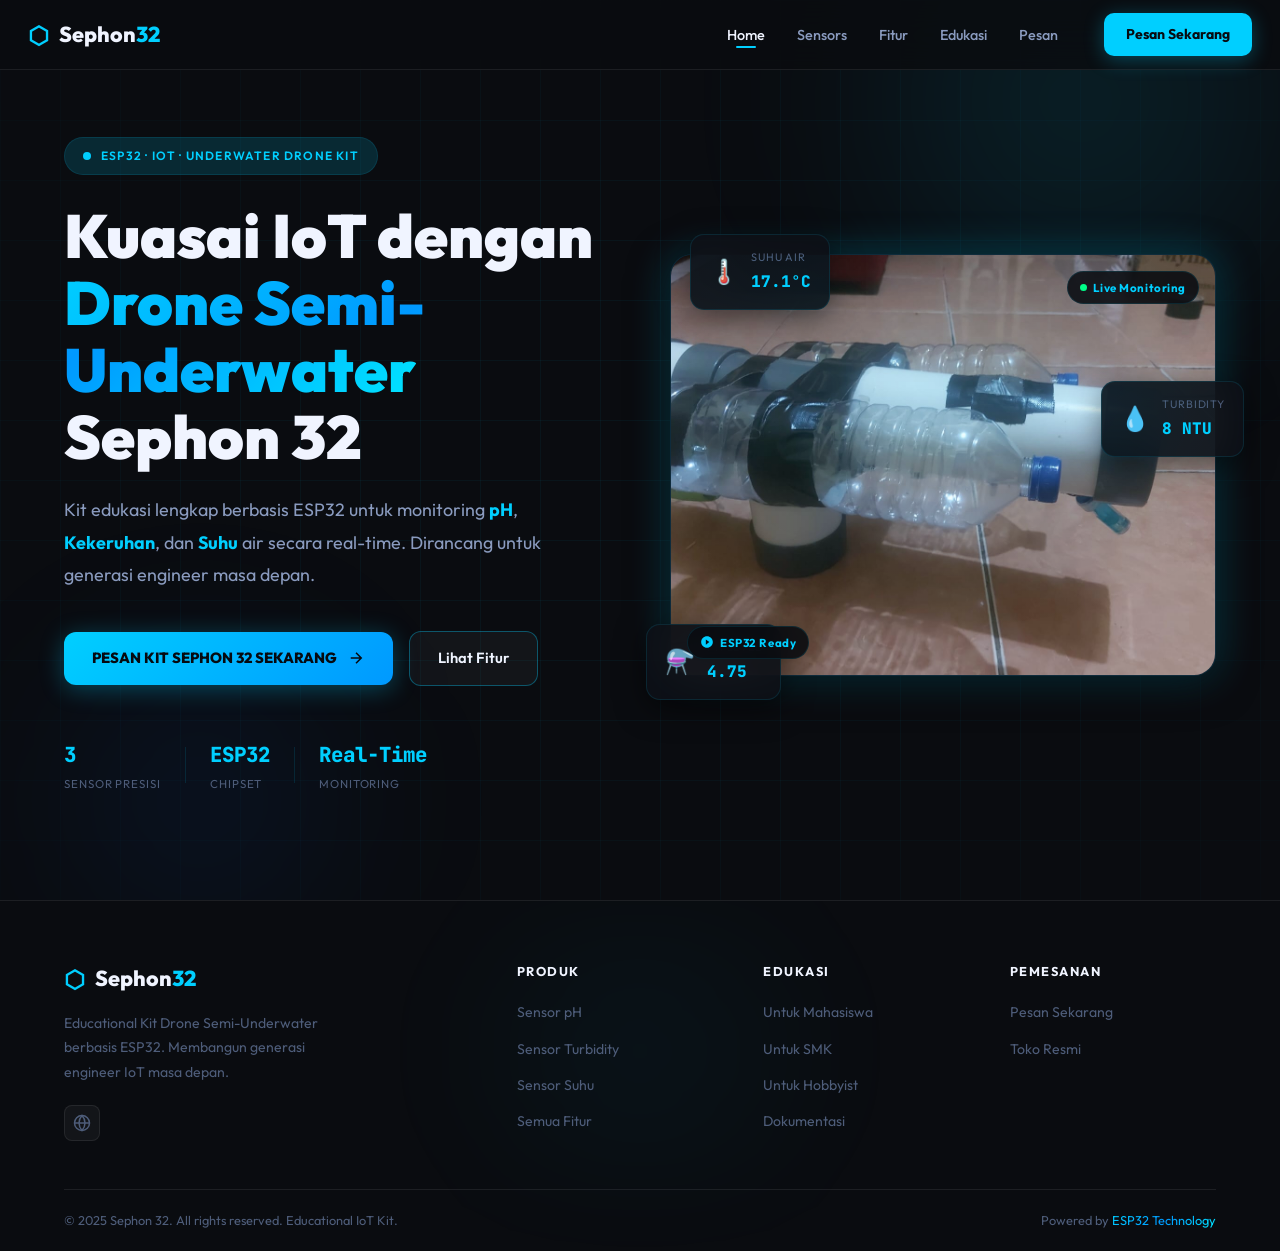
<file: index.html>
<!DOCTYPE html>
<html lang="id">
<head>
  <meta charset="UTF-8" />
  <meta name="viewport" content="width=device-width, initial-scale=1.0" />
  <title>Sephon 32 — Home | Educational Kit Drone Semi-Underwater</title>
  <meta name="description" content="Sephon 32 adalah Educational Kit Drone Semi-Underwater berbasis ESP32 untuk monitoring pH, Kekeruhan, dan Suhu air secara real-time. Cocok untuk mahasiswa, pelajar SMK, dan hobbyist IoT." />
  <meta name="keywords" content="Sephon 32, drone underwater, ESP32, IoT, sensor pH, turbidity sensor, monitoring air, educational kit" />
  <link rel="preconnect" href="https://fonts.googleapis.com" />
  <link rel="preconnect" href="https://fonts.gstatic.com" crossorigin />
  <link href="https://fonts.googleapis.com/css2?family=Outfit:wght@300;400;500;600;700;800;900&family=JetBrains+Mono:wght@400;700&display=swap" rel="stylesheet" />
  <link rel="stylesheet" href="css/variables.css" />
  <link rel="stylesheet" href="css/animations.css" />
  <link rel="stylesheet" href="css/navbar.css" />
  <link rel="stylesheet" href="css/hero.css" />
  <link rel="stylesheet" href="css/footer.css" />
</head>
<body>

  <!-- ===================== NAVBAR ===================== -->
  <nav class="navbar" id="navbar">
    <div class="nav-container">
      <a href="index.html" class="nav-logo">
        <span class="logo-icon">⬡</span>
        <span class="logo-text">Sephon<span class="logo-accent">32</span></span>
      </a>
      <ul class="nav-links" id="navLinks">
        <li><a href="index.html" class="nav-link active">Home</a></li>
        <li><a href="sensors.html" class="nav-link">Sensors</a></li>
        <li><a href="fitur.html" class="nav-link">Fitur</a></li>
        <li><a href="edukasi.html" class="nav-link">Edukasi</a></li>
        <li><a href="pesan.html" class="nav-link">Pesan</a></li>
      </ul>
      <a href="https://sephon-official.myscalev.com/p/sephon-32" target="_blank" class="btn-nav" id="navOrderBtn">Pesan Sekarang</a>
      <button class="hamburger" id="hamburger" aria-label="Toggle menu" aria-expanded="false">
        <span></span><span></span><span></span>
      </button>
    </div>
  </nav>

  <!-- ===================== HERO ===================== -->
  <main>
    <section class="hero" id="hero">
      <div class="hero-bg-grid"></div>
      <div class="hero-glow hero-glow-1"></div>
      <div class="hero-glow hero-glow-2"></div>

      <div class="hero-container">
        <!-- Content Column -->
        <div class="hero-content">
          <div class="hero-badge">
            <span class="badge-dot"></span>
            ESP32 · IoT · Underwater Drone Kit
          </div>

          <h1 class="hero-title">
            Kuasai IoT dengan<br />
            <span class="gradient-text">Drone Semi-Underwater</span><br />
            Sephon 32
          </h1>

          <p class="hero-subtitle">
            Kit edukasi lengkap berbasis ESP32 untuk monitoring
            <strong>pH</strong>, <strong>Kekeruhan</strong>, dan <strong>Suhu</strong>
            air secara real-time. Dirancang untuk generasi engineer masa depan.
          </p>

          <div class="hero-actions">
            <a href="https://sephon-official.myscalev.com/p/sephon-32" target="_blank" class="btn-primary" id="heroCTA">
              <span>PESAN KIT SEPHON 32 SEKARANG</span>
              <svg viewBox="0 0 24 24" fill="none" stroke="currentColor" stroke-width="2">
                <path d="M5 12h14M12 5l7 7-7 7"/>
              </svg>
            </a>
            <a href="sensors.html" class="btn-outline" id="heroExplore">Lihat Fitur</a>
          </div>

          <div class="hero-stats">
            <div class="stat-item">
              <span class="stat-number">3</span>
              <span class="stat-label">Sensor Presisi</span>
            </div>
            <div class="stat-divider"></div>
            <div class="stat-item">
              <span class="stat-number">ESP32</span>
              <span class="stat-label">Chipset</span>
            </div>
            <div class="stat-divider"></div>
            <div class="stat-item">
              <span class="stat-number">Real-Time</span>
              <span class="stat-label">Monitoring</span>
            </div>
          </div>
        </div>

        <!-- Visual Column -->
        <div class="hero-visual">
          <div class="hero-img-frame">
            <div class="frame-glow"></div>
            <img src="assets/images/dr1.jpeg" alt="Sephon 32 Drone Semi-Underwater ESP32" class="hero-img" loading="eager" />
            <div class="img-overlay-badge top-right">
              <span class="pulse-dot"></span> Live Monitoring
            </div>
            <div class="img-overlay-badge bottom-left">
              <svg viewBox="0 0 24 24" fill="currentColor" width="14" height="14">
                <path d="M12 2C6.48 2 2 6.48 2 12s4.48 10 10 10 10-4.48 10-10S17.52 2 12 2zm-2 14.5v-9l6 4.5-6 4.5z"/>
              </svg>
              ESP32 Ready
            </div>
          </div>
          <!-- Floating Sensor Cards -->
          <div class="floating-card card-ph">
            <div class="fc-icon">⚗️</div>
            <div class="fc-info">
              <span class="fc-label">pH Level</span>
              <span class="fc-value">7.42</span>
            </div>
          </div>
          <div class="floating-card card-turb">
            <div class="fc-icon">💧</div>
            <div class="fc-info">
              <span class="fc-label">Turbidity</span>
              <span class="fc-value">12 NTU</span>
            </div>
          </div>
          <div class="floating-card card-temp">
            <div class="fc-icon">🌡️</div>
            <div class="fc-info">
              <span class="fc-label">Suhu Air</span>
              <span class="fc-value">28.5°C</span>
            </div>
          </div>
        </div>
      </div>
    </section>
  </main>

  <!-- ===================== FOOTER ===================== -->
  <footer class="footer">
    <div class="footer-glow"></div>
    <div class="container">
      <div class="footer-grid">
        <div class="footer-brand">
          <a href="index.html" class="nav-logo">
            <span class="logo-icon">⬡</span>
            <span class="logo-text">Sephon<span class="logo-accent">32</span></span>
          </a>
          <p class="footer-tagline">Educational Kit Drone Semi-Underwater berbasis ESP32. Membangun generasi engineer IoT masa depan.</p>
          <div class="footer-socials">
            <a href="https://sephon-official.myscalev.com/p/sephon-32" target="_blank" class="social-link" aria-label="Website Sephon">
              <svg viewBox="0 0 24 24" fill="none" stroke="currentColor" stroke-width="2" width="18" height="18"><circle cx="12" cy="12" r="10"/><line x1="2" y1="12" x2="22" y2="12"/><path d="M12 2a15.3 15.3 0 014 10 15.3 15.3 0 01-4 10 15.3 15.3 0 01-4-10 15.3 15.3 0 014-10z"/></svg>
            </a>
          </div>
        </div>
        <div class="footer-col">
          <h5>Produk</h5>
          <ul>
            <li><a href="sensors.html">Sensor pH</a></li>
            <li><a href="sensors.html">Sensor Turbidity</a></li>
            <li><a href="sensors.html">Sensor Suhu</a></li>
            <li><a href="fitur.html">Semua Fitur</a></li>
          </ul>
        </div>
        <div class="footer-col">
          <h5>Edukasi</h5>
          <ul>
            <li><a href="edukasi.html">Untuk Mahasiswa</a></li>
            <li><a href="edukasi.html">Untuk SMK</a></li>
            <li><a href="edukasi.html">Untuk Hobbyist</a></li>
            <li><a href="edukasi.html">Dokumentasi</a></li>
          </ul>
        </div>
        <div class="footer-col">
          <h5>Pemesanan</h5>
          <ul>
            <li><a href="https://sephon-official.myscalev.com/p/sephon-32" target="_blank">Pesan Sekarang</a></li>
            <li><a href="https://sephon-official.myscalev.com/p/sephon-32" target="_blank">Toko Resmi</a></li>
          </ul>
        </div>
      </div>
      <div class="footer-bottom">
        <p>© 2025 Sephon 32. All rights reserved. Educational IoT Kit.</p>
        <p class="footer-made">Powered by <span class="gradient-text">ESP32 Technology</span></p>
      </div>
    </div>
  </footer>

  <script src="js/navbar.js" defer></script>
  <script src="js/animations.js" defer></script>
  <script src="js/interactions.js" defer></script>
</body>
</html>
</file>
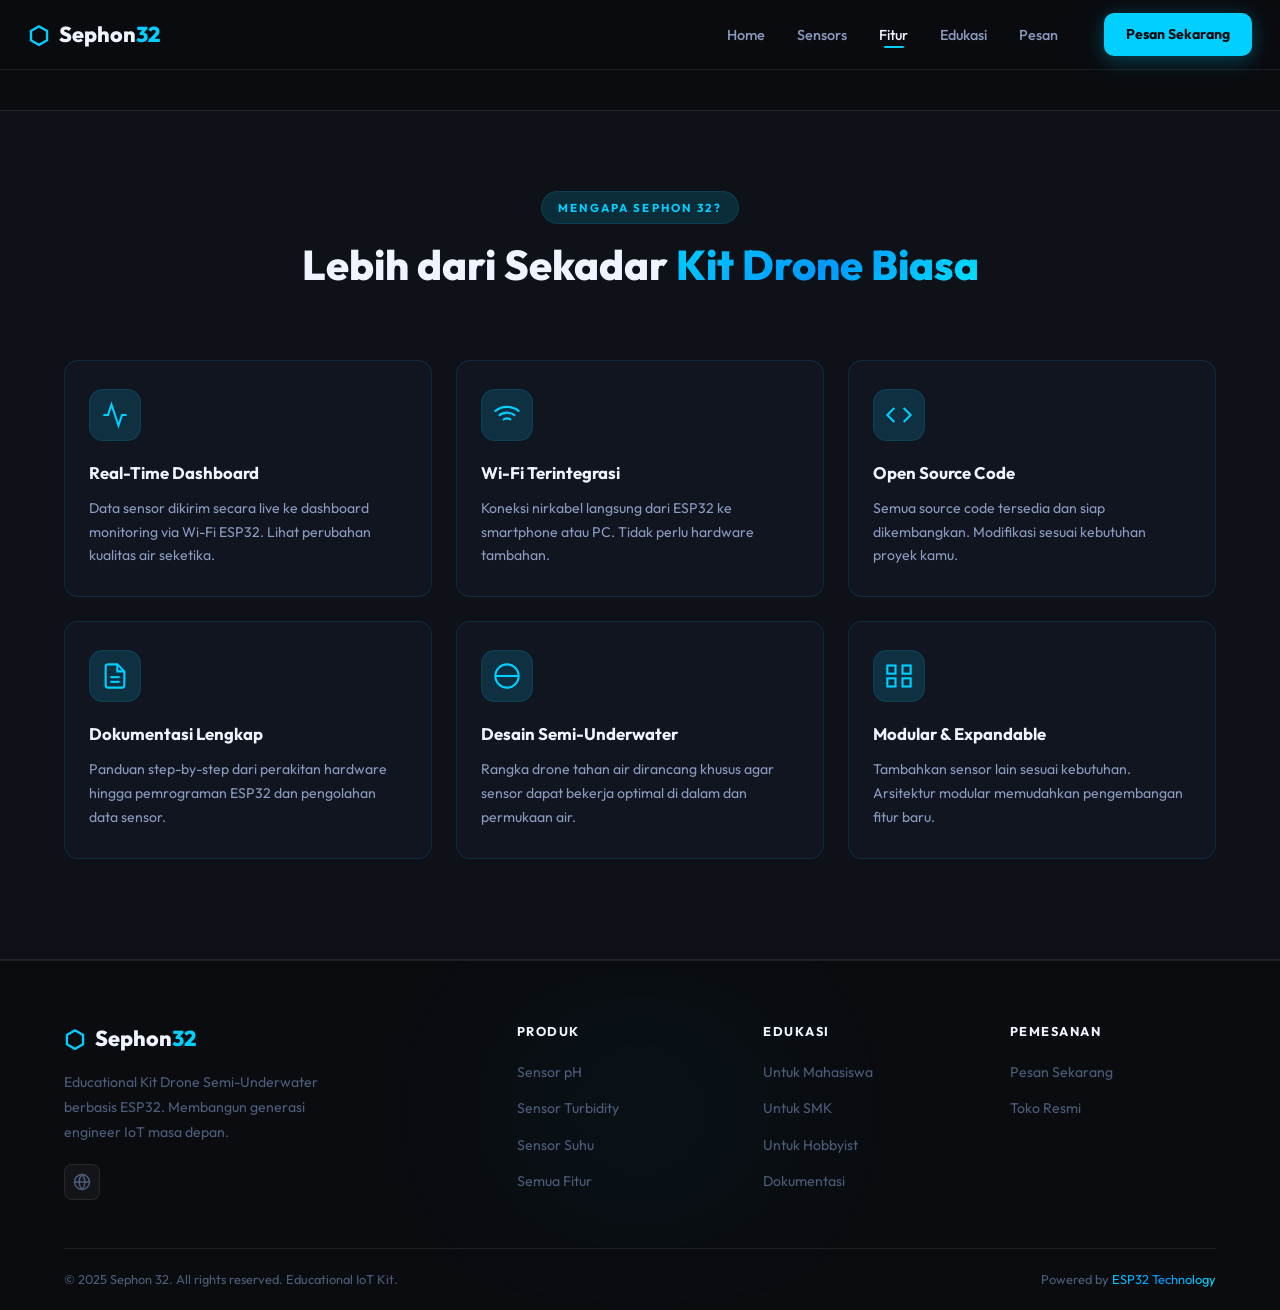
<file: fitur.html>
<!DOCTYPE html>
<html lang="id">
<head>
  <meta charset="UTF-8" />
  <meta name="viewport" content="width=device-width, initial-scale=1.0" />
  <title>Sephon 32 — Fitur Utama | Educational Kit Drone Semi-Underwater</title>
  <link rel="preconnect" href="https://fonts.googleapis.com" />
  <link rel="preconnect" href="https://fonts.gstatic.com" crossorigin />
  <link href="https://fonts.googleapis.com/css2?family=Outfit:wght@300;400;500;600;700;800;900&family=JetBrains+Mono:wght@400;700&display=swap" rel="stylesheet" />
  <link rel="stylesheet" href="css/variables.css" />
  <link rel="stylesheet" href="css/animations.css" />
  <link rel="stylesheet" href="css/navbar.css" />
  <link rel="stylesheet" href="css/features.css" />
  <link rel="stylesheet" href="css/footer.css" />
</head>
<body>

  <!-- ===================== NAVBAR ===================== -->
  <nav class="navbar" id="navbar">
    <div class="nav-container">
      <a href="index.html" class="nav-logo">
        <span class="logo-icon">⬡</span>
        <span class="logo-text">Sephon<span class="logo-accent">32</span></span>
      </a>
      <ul class="nav-links" id="navLinks">
        <li><a href="index.html" class="nav-link">Home</a></li>
        <li><a href="sensors.html" class="nav-link">Sensors</a></li>
        <li><a href="fitur.html" class="nav-link active">Fitur</a></li>
        <li><a href="edukasi.html" class="nav-link">Edukasi</a></li>
        <li><a href="pesan.html" class="nav-link">Pesan</a></li>
      </ul>
      <a href="https://sephon-official.myscalev.com/p/sephon-32" target="_blank" class="btn-nav" id="navOrderBtn">Pesan Sekarang</a>
      <button class="hamburger" id="hamburger" aria-label="Toggle menu" aria-expanded="false">
        <span></span><span></span><span></span>
      </button>
    </div>
  </nav>

  <!-- ===================== FEATURES ===================== -->
  <main style="padding-top: calc(var(--nav-height) + 40px); min-height: 70vh;">
    <section class="features" id="features">
      <div class="container">
        <div class="section-header">
          <span class="section-tag">Mengapa Sephon 32?</span>
          <h2 class="section-title">
            Lebih dari Sekadar <span class="gradient-text">Kit Drone Biasa</span>
          </h2>
        </div>

        <div class="features-grid">
          <div class="feature-item" id="featRealtime">
            <div class="feature-icon">
              <svg viewBox="0 0 24 24" fill="none" stroke="currentColor" stroke-width="1.8" width="28" height="28">
                <path d="M22 12h-4l-3 9L9 3l-3 9H2"/>
              </svg>
            </div>
            <h4>Real-Time Dashboard</h4>
            <p>Data sensor dikirim secara live ke dashboard monitoring via Wi-Fi ESP32. Lihat perubahan kualitas air seketika.</p>
          </div>

          <div class="feature-item" id="featWifi">
            <div class="feature-icon">
              <svg viewBox="0 0 24 24" fill="none" stroke="currentColor" stroke-width="1.8" width="28" height="28">
                <path d="M5 12.55a11 11 0 0 1 14.08 0M1.42 9a16 16 0 0 1 21.16 0M8.53 16.11a6 6 0 0 1 6.95 0M12 20h.01"/>
              </svg>
            </div>
            <h4>Wi-Fi Terintegrasi</h4>
            <p>Koneksi nirkabel langsung dari ESP32 ke smartphone atau PC. Tidak perlu hardware tambahan.</p>
          </div>

          <div class="feature-item" id="featCode">
            <div class="feature-icon">
              <svg viewBox="0 0 24 24" fill="none" stroke="currentColor" stroke-width="1.8" width="28" height="28">
                <polyline points="16 18 22 12 16 6"/>
                <polyline points="8 6 2 12 8 18"/>
              </svg>
            </div>
            <h4>Open Source Code</h4>
            <p>Semua source code tersedia dan siap dikembangkan. Modifikasi sesuai kebutuhan proyek kamu.</p>
          </div>

          <div class="feature-item" id="featDoc">
            <div class="feature-icon">
              <svg viewBox="0 0 24 24" fill="none" stroke="currentColor" stroke-width="1.8" width="28" height="28">
                <path d="M14 2H6a2 2 0 0 0-2 2v16a2 2 0 0 0 2 2h12a2 2 0 0 0 2-2V8z"/>
                <polyline points="14 2 14 8 20 8"/>
                <line x1="16" y1="13" x2="8" y2="13"/>
                <line x1="16" y1="17" x2="8" y2="17"/>
              </svg>
            </div>
            <h4>Dokumentasi Lengkap</h4>
            <p>Panduan step-by-step dari perakitan hardware hingga pemrograman ESP32 dan pengolahan data sensor.</p>
          </div>

          <div class="feature-item" id="featSemi">
            <div class="feature-icon">
              <svg viewBox="0 0 24 24" fill="none" stroke="currentColor" stroke-width="1.8" width="28" height="28">
                <path d="M12 2a10 10 0 0 1 0 20"/>
                <path d="M12 2C6.5 2 2 6.48 2 12s4.5 10 10 10"/>
                <path d="M2 12h20"/>
              </svg>
            </div>
            <h4>Desain Semi-Underwater</h4>
            <p>Rangka drone tahan air dirancang khusus agar sensor dapat bekerja optimal di dalam dan permukaan air.</p>
          </div>

          <div class="feature-item" id="featModular">
            <div class="feature-icon">
              <svg viewBox="0 0 24 24" fill="none" stroke="currentColor" stroke-width="1.8" width="28" height="28">
                <rect x="2"  y="3"  width="7" height="7"/>
                <rect x="15" y="3"  width="7" height="7"/>
                <rect x="2"  y="14" width="7" height="7"/>
                <rect x="15" y="14" width="7" height="7"/>
              </svg>
            </div>
            <h4>Modular &amp; Expandable</h4>
            <p>Tambahkan sensor lain sesuai kebutuhan. Arsitektur modular memudahkan pengembangan fitur baru.</p>
          </div>
        </div>
      </div>
    </section>
  </main>

  <!-- ===================== FOOTER ===================== -->
  <footer class="footer">
    <div class="footer-glow"></div>
    <div class="container">
      <div class="footer-grid">
        <div class="footer-brand">
          <a href="index.html" class="nav-logo">
            <span class="logo-icon">⬡</span>
            <span class="logo-text">Sephon<span class="logo-accent">32</span></span>
          </a>
          <p class="footer-tagline">Educational Kit Drone Semi-Underwater berbasis ESP32. Membangun generasi engineer IoT masa depan.</p>
          <div class="footer-socials">
            <a href="https://sephon-official.myscalev.com/p/sephon-32" target="_blank" class="social-link" aria-label="Website Sephon">
              <svg viewBox="0 0 24 24" fill="none" stroke="currentColor" stroke-width="2" width="18" height="18"><circle cx="12" cy="12" r="10"/><line x1="2" y1="12" x2="22" y2="12"/><path d="M12 2a15.3 15.3 0 014 10 15.3 15.3 0 01-4 10 15.3 15.3 0 01-4-10 15.3 15.3 0 014-10z"/></svg>
            </a>
          </div>
        </div>
        <div class="footer-col">
          <h5>Produk</h5>
          <ul>
            <li><a href="sensors.html">Sensor pH</a></li>
            <li><a href="sensors.html">Sensor Turbidity</a></li>
            <li><a href="sensors.html">Sensor Suhu</a></li>
            <li><a href="fitur.html">Semua Fitur</a></li>
          </ul>
        </div>
        <div class="footer-col">
          <h5>Edukasi</h5>
          <ul>
            <li><a href="edukasi.html">Untuk Mahasiswa</a></li>
            <li><a href="edukasi.html">Untuk SMK</a></li>
            <li><a href="edukasi.html">Untuk Hobbyist</a></li>
            <li><a href="edukasi.html">Dokumentasi</a></li>
          </ul>
        </div>
        <div class="footer-col">
          <h5>Pemesanan</h5>
          <ul>
            <li><a href="https://sephon-official.myscalev.com/p/sephon-32" target="_blank">Pesan Sekarang</a></li>
            <li><a href="https://sephon-official.myscalev.com/p/sephon-32" target="_blank">Toko Resmi</a></li>
          </ul>
        </div>
      </div>
      <div class="footer-bottom">
        <p>© 2025 Sephon 32. All rights reserved. Educational IoT Kit.</p>
        <p class="footer-made">Powered by <span class="gradient-text">ESP32 Technology</span></p>
      </div>
    </div>
  </footer>

  <script src="js/navbar.js" defer></script>
  <script src="js/animations.js" defer></script>
  <script src="js/interactions.js" defer></script>
</body>
</html>
</file>
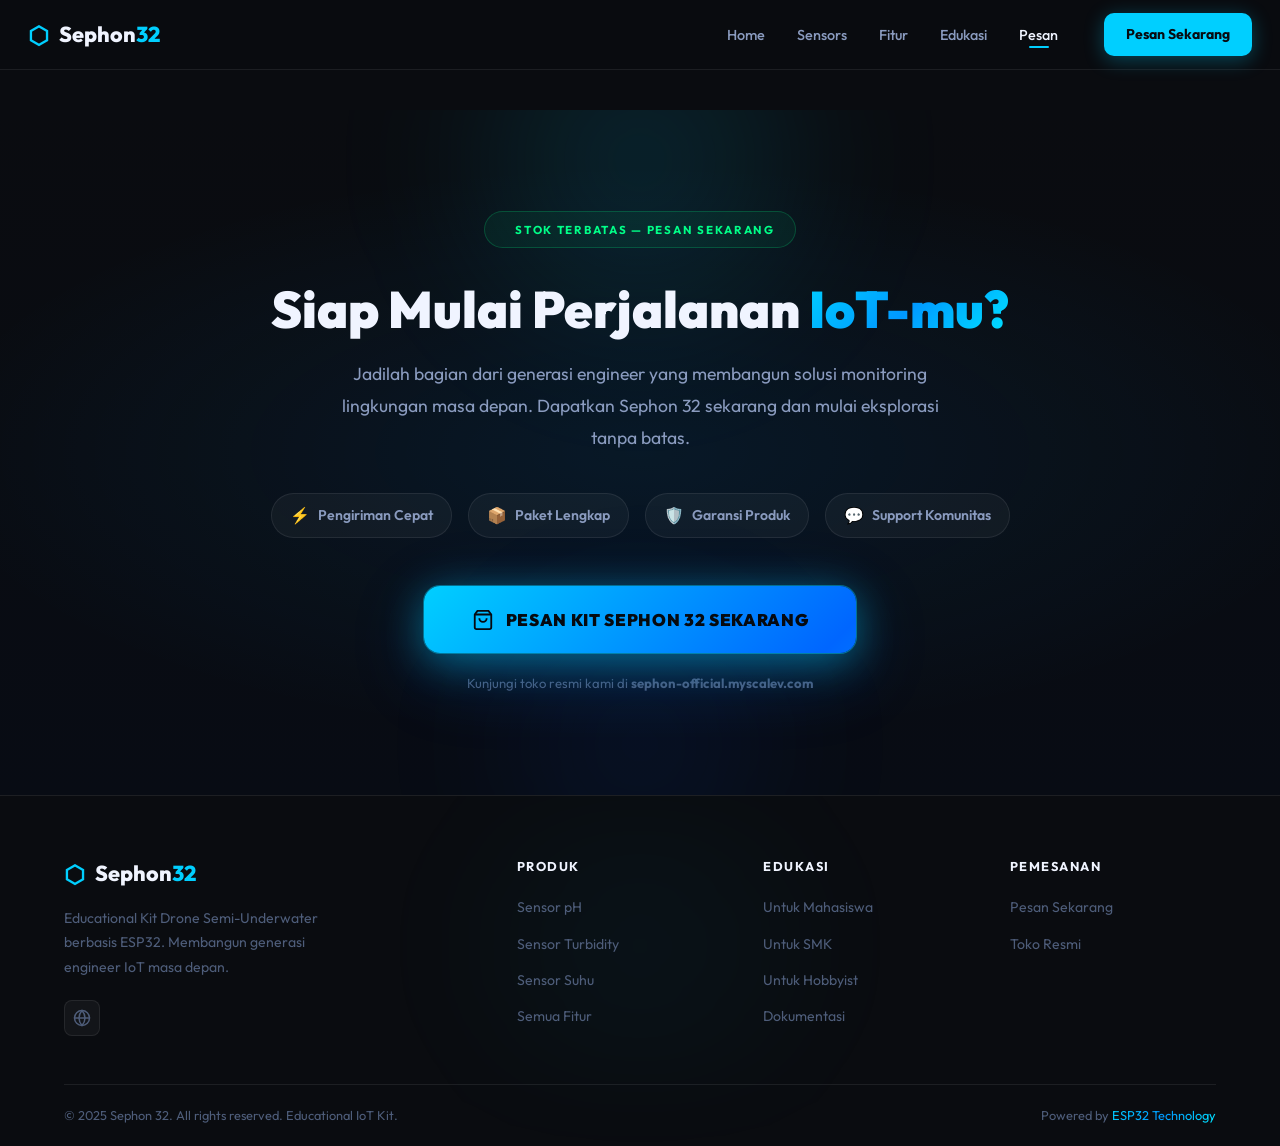
<file: pesan.html>
<!DOCTYPE html>
<html lang="id">
<head>
  <meta charset="UTF-8" />
  <meta name="viewport" content="width=device-width, initial-scale=1.0" />
  <title>Sephon 32 — Pemesanan | Educational Kit Drone Semi-Underwater</title>
  <link rel="preconnect" href="https://fonts.googleapis.com" />
  <link rel="preconnect" href="https://fonts.gstatic.com" crossorigin />
  <link href="https://fonts.googleapis.com/css2?family=Outfit:wght@300;400;500;600;700;800;900&family=JetBrains+Mono:wght@400;700&display=swap" rel="stylesheet" />
  <link rel="stylesheet" href="css/variables.css" />
  <link rel="stylesheet" href="css/animations.css" />
  <link rel="stylesheet" href="css/navbar.css" />
  <link rel="stylesheet" href="css/cta.css" />
  <link rel="stylesheet" href="css/footer.css" />
</head>
<body>

  <!-- ===================== NAVBAR ===================== -->
  <nav class="navbar" id="navbar">
    <div class="nav-container">
      <a href="index.html" class="nav-logo">
        <span class="logo-icon">⬡</span>
        <span class="logo-text">Sephon<span class="logo-accent">32</span></span>
      </a>
      <ul class="nav-links" id="navLinks">
        <li><a href="index.html" class="nav-link">Home</a></li>
        <li><a href="sensors.html" class="nav-link">Sensors</a></li>
        <li><a href="fitur.html" class="nav-link">Fitur</a></li>
        <li><a href="edukasi.html" class="nav-link">Edukasi</a></li>
        <li><a href="pesan.html" class="nav-link active">Pesan</a></li>
      </ul>
      <a href="https://sephon-official.myscalev.com/p/sephon-32" target="_blank" class="btn-nav" id="navOrderBtn">Pesan Sekarang</a>
      <button class="hamburger" id="hamburger" aria-label="Toggle menu" aria-expanded="false">
        <span></span><span></span><span></span>
      </button>
    </div>
  </nav>

  <!-- ===================== CTA / PESAN ===================== -->
  <main style="padding-top: calc(var(--nav-height) + 40px); min-height: 70vh;">
    <section class="cta-section" id="cta">
      <div class="cta-bg"></div>
      <div class="cta-glow-1"></div>
      <div class="cta-glow-2"></div>
      <div class="container">
        <div class="cta-content">
          <div class="cta-badge">
            <span class="badge-dot animate"></span>
            Stok Terbatas — Pesan Sekarang
          </div>
          <h2 class="cta-title">
            Siap Mulai Perjalanan <span class="gradient-text">IoT-mu?</span>
          </h2>
          <p class="cta-desc">
            Jadilah bagian dari generasi engineer yang membangun solusi monitoring
            lingkungan masa depan. Dapatkan Sephon 32 sekarang dan mulai eksplorasi tanpa batas.
          </p>
          <div class="cta-perks">
            <div class="perk"><span>⚡</span> Pengiriman Cepat</div>
            <div class="perk"><span>📦</span> Paket Lengkap</div>
            <div class="perk"><span>🛡️</span> Garansi Produk</div>
            <div class="perk"><span>💬</span> Support Komunitas</div>
          </div>
          <a href="https://sephon-official.myscalev.com/p/sephon-32" target="_blank" class="btn-cta-mega" id="megaCTA">
            <span class="btn-cta-inner">
              <svg viewBox="0 0 24 24" fill="none" stroke="currentColor" stroke-width="2" width="22" height="22">
                <path d="M6 2L3 6v14a2 2 0 002 2h14a2 2 0 002-2V6l-3-4z"/>
                <line x1="3" y1="6" x2="21" y2="6"/>
                <path d="M16 10a4 4 0 01-8 0"/>
              </svg>
              PESAN KIT SEPHON 32 SEKARANG
            </span>
            <span class="btn-cta-shine"></span>
          </a>
          <p class="cta-link-hint">
            Kunjungi toko resmi kami di <strong>sephon-official.myscalev.com</strong>
          </p>
        </div>
      </div>
    </section>
  </main>

  <!-- ===================== FOOTER ===================== -->
  <footer class="footer">
    <div class="footer-glow"></div>
    <div class="container">
      <div class="footer-grid">
        <div class="footer-brand">
          <a href="index.html" class="nav-logo">
            <span class="logo-icon">⬡</span>
            <span class="logo-text">Sephon<span class="logo-accent">32</span></span>
          </a>
          <p class="footer-tagline">Educational Kit Drone Semi-Underwater berbasis ESP32. Membangun generasi engineer IoT masa depan.</p>
          <div class="footer-socials">
            <a href="https://sephon-official.myscalev.com/p/sephon-32" target="_blank" class="social-link" aria-label="Website Sephon">
              <svg viewBox="0 0 24 24" fill="none" stroke="currentColor" stroke-width="2" width="18" height="18"><circle cx="12" cy="12" r="10"/><line x1="2" y1="12" x2="22" y2="12"/><path d="M12 2a15.3 15.3 0 014 10 15.3 15.3 0 01-4 10 15.3 15.3 0 01-4-10 15.3 15.3 0 014-10z"/></svg>
            </a>
          </div>
        </div>
        <div class="footer-col">
          <h5>Produk</h5>
          <ul>
            <li><a href="sensors.html">Sensor pH</a></li>
            <li><a href="sensors.html">Sensor Turbidity</a></li>
            <li><a href="sensors.html">Sensor Suhu</a></li>
            <li><a href="fitur.html">Semua Fitur</a></li>
          </ul>
        </div>
        <div class="footer-col">
          <h5>Edukasi</h5>
          <ul>
            <li><a href="edukasi.html">Untuk Mahasiswa</a></li>
            <li><a href="edukasi.html">Untuk SMK</a></li>
            <li><a href="edukasi.html">Untuk Hobbyist</a></li>
            <li><a href="edukasi.html">Dokumentasi</a></li>
          </ul>
        </div>
        <div class="footer-col">
          <h5>Pemesanan</h5>
          <ul>
            <li><a href="https://sephon-official.myscalev.com/p/sephon-32" target="_blank">Pesan Sekarang</a></li>
            <li><a href="https://sephon-official.myscalev.com/p/sephon-32" target="_blank">Toko Resmi</a></li>
          </ul>
        </div>
      </div>
      <div class="footer-bottom">
        <p>© 2025 Sephon 32. All rights reserved. Educational IoT Kit.</p>
        <p class="footer-made">Powered by <span class="gradient-text">ESP32 Technology</span></p>
      </div>
    </div>
  </footer>

  <script src="js/navbar.js" defer></script>
  <script src="js/animations.js" defer></script>
  <script src="js/interactions.js" defer></script>
</body>
</html>
</file>
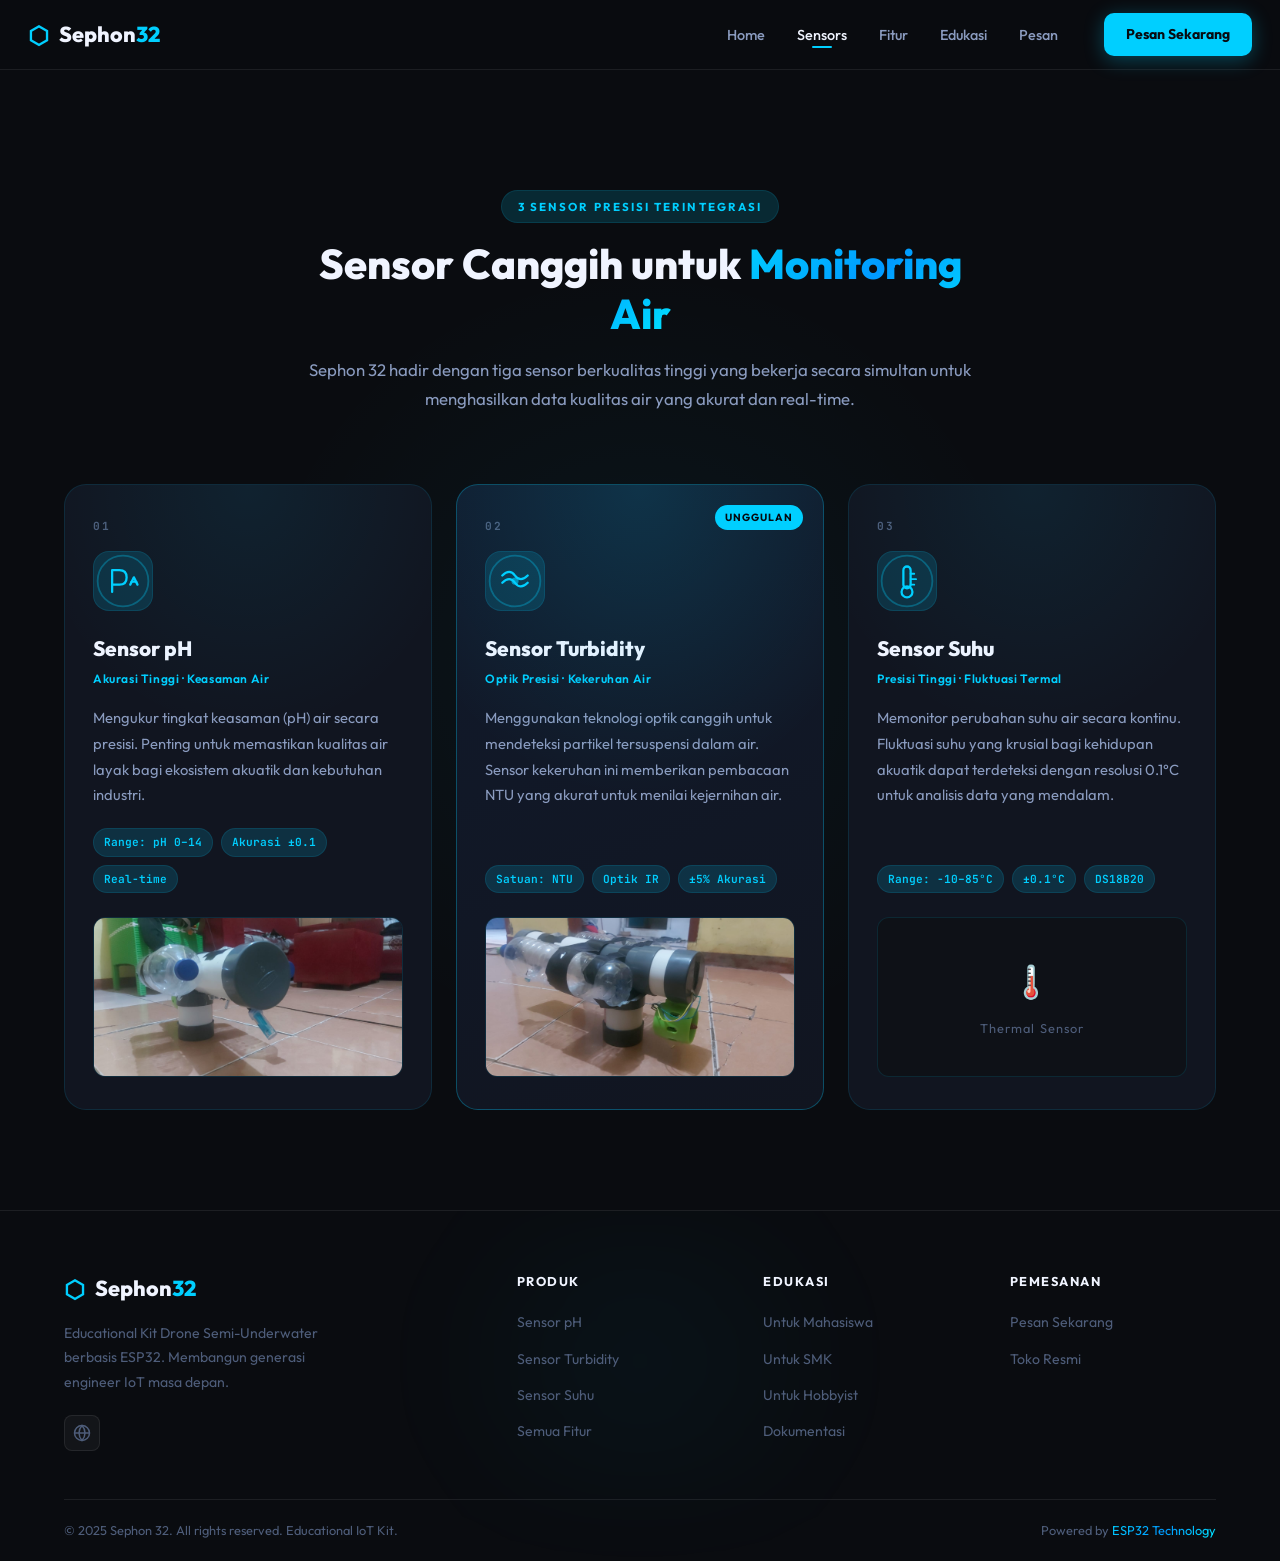
<file: sensors.html>
<!DOCTYPE html>
<html lang="id">
<head>
  <meta charset="UTF-8" />
  <meta name="viewport" content="width=device-width, initial-scale=1.0" />
  <title>Sephon 32 — Sensors | Educational Kit Drone Semi-Underwater</title>
  <link rel="preconnect" href="https://fonts.googleapis.com" />
  <link rel="preconnect" href="https://fonts.gstatic.com" crossorigin />
  <link href="https://fonts.googleapis.com/css2?family=Outfit:wght@300;400;500;600;700;800;900&family=JetBrains+Mono:wght@400;700&display=swap" rel="stylesheet" />
  <link rel="stylesheet" href="css/variables.css" />
  <link rel="stylesheet" href="css/animations.css" />
  <link rel="stylesheet" href="css/navbar.css" />
  <link rel="stylesheet" href="css/sensors.css" />
  <link rel="stylesheet" href="css/footer.css" />
</head>
<body>

  <!-- ===================== NAVBAR ===================== -->
  <nav class="navbar" id="navbar">
    <div class="nav-container">
      <a href="index.html" class="nav-logo">
        <span class="logo-icon">⬡</span>
        <span class="logo-text">Sephon<span class="logo-accent">32</span></span>
      </a>
      <ul class="nav-links" id="navLinks">
        <li><a href="index.html" class="nav-link">Home</a></li>
        <li><a href="sensors.html" class="nav-link active">Sensors</a></li>
        <li><a href="fitur.html" class="nav-link">Fitur</a></li>
        <li><a href="edukasi.html" class="nav-link">Edukasi</a></li>
        <li><a href="pesan.html" class="nav-link">Pesan</a></li>
      </ul>
      <a href="https://sephon-official.myscalev.com/p/sephon-32" target="_blank" class="btn-nav" id="navOrderBtn">Pesan Sekarang</a>
      <button class="hamburger" id="hamburger" aria-label="Toggle menu" aria-expanded="false">
        <span></span><span></span><span></span>
      </button>
    </div>
  </nav>

  <!-- ===================== SENSORS ===================== -->
  <main style="padding-top: calc(var(--nav-height) + 40px); min-height: 70vh;">
    <section class="sensors" id="sensors">
      <div class="sensors-bg-glow"></div>
      <div class="container">
        <div class="section-header">
          <span class="section-tag">3 Sensor Presisi Terintegrasi</span>
          <h2 class="section-title">
            Sensor Canggih untuk <span class="gradient-text">Monitoring Air</span>
          </h2>
          <p class="section-desc">
            Sephon 32 hadir dengan tiga sensor berkualitas tinggi yang bekerja secara simultan
            untuk menghasilkan data kualitas air yang akurat dan real-time.
          </p>
        </div>

        <div class="sensors-grid">
          <!-- Sensor pH -->
          <div class="sensor-card" id="sensorPH">
            <div class="sensor-card-glow"></div>
            <div class="sensor-number">01</div>
            <div class="sensor-icon-wrap">
              <div class="sensor-icon">
                <svg viewBox="0 0 64 64" fill="none" xmlns="http://www.w3.org/2000/svg">
                  <circle cx="32" cy="32" r="28" stroke="var(--accent)" stroke-width="2" opacity="0.3"/>
                  <path d="M20 44 L20 20 L28 20 Q36 20 36 28 Q36 36 28 36 L20 36" stroke="var(--accent)" stroke-width="2.5" stroke-linecap="round" stroke-linejoin="round"/>
                  <path d="M40 36 L44 28 L48 36" stroke="var(--accent)" stroke-width="2.5" stroke-linecap="round" stroke-linejoin="round"/>
                  <path d="M41 33 L47 33" stroke="var(--accent)" stroke-width="2" stroke-linecap="round"/>
                </svg>
              </div>
            </div>
            <h3 class="sensor-name">Sensor pH</h3>
            <p class="sensor-tagline">Akurasi Tinggi · Keasaman Air</p>
            <p class="sensor-desc">
              Mengukur tingkat keasaman (pH) air secara presisi. Penting untuk memastikan kualitas
              air layak bagi ekosistem akuatik dan kebutuhan industri.
            </p>
            <div class="sensor-specs">
              <div class="spec-chip">Range: pH 0–14</div>
              <div class="spec-chip">Akurasi ±0.1</div>
              <div class="spec-chip">Real-time</div>
            </div>
            <div class="sensor-img-wrap">
              <img src="assets/images/dr2.jpeg" alt="Sensor pH Sephon 32" class="sensor-img" loading="lazy" />
            </div>
          </div>

          <!-- Sensor Turbidity -->
          <div class="sensor-card sensor-card-featured" id="sensorTurbidity">
            <div class="sensor-card-glow glow-featured"></div>
            <div class="sensor-number">02</div>
            <div class="featured-badge">Unggulan</div>
            <div class="sensor-icon-wrap">
              <div class="sensor-icon">
                <svg viewBox="0 0 64 64" fill="none" xmlns="http://www.w3.org/2000/svg">
                  <circle cx="32" cy="32" r="28" stroke="var(--accent)" stroke-width="2" opacity="0.3"/>
                  <path d="M18 26 Q26 18 32 26 Q38 34 46 26" stroke="var(--accent)" stroke-width="2.5" stroke-linecap="round"/>
                  <path d="M18 34 Q26 26 32 34 Q38 42 46 34" stroke="var(--accent)" stroke-width="2.5" stroke-linecap="round"/>
                  <circle cx="32" cy="32" r="4" fill="var(--accent)" opacity="0.6"/>
                </svg>
              </div>
            </div>
            <h3 class="sensor-name">Sensor Turbidity</h3>
            <p class="sensor-tagline">Optik Presisi · Kekeruhan Air</p>
            <p class="sensor-desc">
              Menggunakan teknologi optik canggih untuk mendeteksi partikel tersuspensi dalam air.
              Sensor kekeruhan ini memberikan pembacaan NTU yang akurat untuk menilai kejernihan air.
            </p>
            <div class="sensor-specs">
              <div class="spec-chip">Satuan: NTU</div>
              <div class="spec-chip">Optik IR</div>
              <div class="spec-chip">±5% Akurasi</div>
            </div>
            <div class="sensor-img-wrap">
              <img src="assets/images/dr3.jpeg" alt="Sensor Turbidity Sephon 32" class="sensor-img" loading="lazy" />
            </div>
          </div>

          <!-- Sensor Suhu -->
          <div class="sensor-card" id="sensorTemp">
            <div class="sensor-card-glow"></div>
            <div class="sensor-number">03</div>
            <div class="sensor-icon-wrap">
              <div class="sensor-icon">
                <svg viewBox="0 0 64 64" fill="none" xmlns="http://www.w3.org/2000/svg">
                  <circle cx="32" cy="32" r="28" stroke="var(--accent)" stroke-width="2" opacity="0.3"/>
                  <rect x="28" y="16" width="8" height="24" rx="4" stroke="var(--accent)" stroke-width="2.5"/>
                  <circle cx="32" cy="44" r="6" stroke="var(--accent)" stroke-width="2.5"/>
                  <line x1="36" y1="24" x2="40" y2="24" stroke="var(--accent)" stroke-width="2" stroke-linecap="round"/>
                  <line x1="36" y1="30" x2="42" y2="30" stroke="var(--accent)" stroke-width="2" stroke-linecap="round"/>
                  <line x1="36" y1="36" x2="40" y2="36" stroke="var(--accent)" stroke-width="2" stroke-linecap="round"/>
                </svg>
              </div>
            </div>
            <h3 class="sensor-name">Sensor Suhu</h3>
            <p class="sensor-tagline">Presisi Tinggi · Fluktuasi Termal</p>
            <p class="sensor-desc">
              Memonitor perubahan suhu air secara kontinu. Fluktuasi suhu yang krusial bagi
              kehidupan akuatik dapat terdeteksi dengan resolusi 0.1°C untuk analisis data yang mendalam.
            </p>
            <div class="sensor-specs">
              <div class="spec-chip">Range: -10–85°C</div>
              <div class="spec-chip">±0.1°C</div>
              <div class="spec-chip">DS18B20</div>
            </div>
            <div class="sensor-img-wrap sensor-img-placeholder">
              <div class="placeholder-visual">
                <span class="placeholder-icon">🌡️</span>
                <span>Thermal Sensor</span>
              </div>
            </div>
          </div>
        </div>
      </div>
    </section>
  </main>

  <!-- ===================== FOOTER ===================== -->
  <footer class="footer">
    <div class="footer-glow"></div>
    <div class="container">
      <div class="footer-grid">
        <div class="footer-brand">
          <a href="index.html" class="nav-logo">
            <span class="logo-icon">⬡</span>
            <span class="logo-text">Sephon<span class="logo-accent">32</span></span>
          </a>
          <p class="footer-tagline">Educational Kit Drone Semi-Underwater berbasis ESP32. Membangun generasi engineer IoT masa depan.</p>
          <div class="footer-socials">
            <a href="https://sephon-official.myscalev.com/p/sephon-32" target="_blank" class="social-link" aria-label="Website Sephon">
              <svg viewBox="0 0 24 24" fill="none" stroke="currentColor" stroke-width="2" width="18" height="18"><circle cx="12" cy="12" r="10"/><line x1="2" y1="12" x2="22" y2="12"/><path d="M12 2a15.3 15.3 0 014 10 15.3 15.3 0 01-4 10 15.3 15.3 0 01-4-10 15.3 15.3 0 014-10z"/></svg>
            </a>
          </div>
        </div>
        <div class="footer-col">
          <h5>Produk</h5>
          <ul>
            <li><a href="sensors.html">Sensor pH</a></li>
            <li><a href="sensors.html">Sensor Turbidity</a></li>
            <li><a href="sensors.html">Sensor Suhu</a></li>
            <li><a href="fitur.html">Semua Fitur</a></li>
          </ul>
        </div>
        <div class="footer-col">
          <h5>Edukasi</h5>
          <ul>
            <li><a href="edukasi.html">Untuk Mahasiswa</a></li>
            <li><a href="edukasi.html">Untuk SMK</a></li>
            <li><a href="edukasi.html">Untuk Hobbyist</a></li>
            <li><a href="edukasi.html">Dokumentasi</a></li>
          </ul>
        </div>
        <div class="footer-col">
          <h5>Pemesanan</h5>
          <ul>
            <li><a href="https://sephon-official.myscalev.com/p/sephon-32" target="_blank">Pesan Sekarang</a></li>
            <li><a href="https://sephon-official.myscalev.com/p/sephon-32" target="_blank">Toko Resmi</a></li>
          </ul>
        </div>
      </div>
      <div class="footer-bottom">
        <p>© 2025 Sephon 32. All rights reserved. Educational IoT Kit.</p>
        <p class="footer-made">Powered by <span class="gradient-text">ESP32 Technology</span></p>
      </div>
    </div>
  </footer>

  <script src="js/navbar.js" defer></script>
  <script src="js/animations.js" defer></script>
  <script src="js/interactions.js" defer></script>
</body>
</html>
</file>
<file: css/variables.css>
/* ============================================================
   variables.css — Design Tokens, Reset, Base & Utilities
   Sephon 32 Landing Page
   ============================================================ */

/* ---- DESIGN TOKENS ---- */
:root {
  /* Backgrounds */
  --bg-primary:     #0a0c10;
  --bg-secondary:   #0e1117;
  --bg-card:        #111520;
  --bg-card-hover:  #161c2c;

  /* Accent */
  --accent:         #00cfff;
  --accent-dark:    #0099cc;
  --accent-glow:    rgba(0, 207, 255, 0.3);
  --accent-glow-sm: rgba(0, 207, 255, 0.15);

  /* Typography */
  --text-primary:   #f0f4ff;
  --text-secondary: #8a9bbf;
  --text-muted:     #4e5d7a;

  /* Borders */
  --border:         rgba(0, 207, 255, 0.12);
  --border-hover:   rgba(0, 207, 255, 0.35);

  /* Glass */
  --glass-bg:       rgba(255, 255, 255, 0.04);
  --glass-border:   rgba(255, 255, 255, 0.08);

  /* Shape */
  --radius:         14px;
  --radius-lg:      22px;

  /* Motion */
  --transition:     0.3s cubic-bezier(0.4, 0, 0.2, 1);

  /* Fonts */
  --font-main:      'Outfit', sans-serif;
  --font-mono:      'JetBrains Mono', monospace;

  /* Layout */
  --nav-height:     70px;

  /* Shadows */
  --shadow-card:    0 8px 40px rgba(0, 0, 0, 0.5);
  --shadow-glow:    0 0 40px var(--accent-glow);
}

/* ---- RESET ---- */
*, *::before, *::after {
  box-sizing: border-box;
  margin: 0;
  padding: 0;
}

html {
  scroll-behavior: smooth;
  scroll-padding-top: var(--nav-height);
}

body {
  font-family: var(--font-main);
  background: var(--bg-primary);
  color: var(--text-primary);
  line-height: 1.65;
  overflow-x: hidden;
  -webkit-font-smoothing: antialiased;
}

img  { max-width: 100%; display: block; }
a    { text-decoration: none; color: inherit; }
ul   { list-style: none; }

/* ---- SCROLLBAR ---- */
::-webkit-scrollbar       { width: 6px; }
::-webkit-scrollbar-track { background: var(--bg-primary); }
::-webkit-scrollbar-thumb { background: var(--accent-dark); border-radius: 3px; }

/* ---- LAYOUT UTILITY ---- */
.container {
  max-width: 1200px;
  margin: 0 auto;
  padding: 0 24px;
}

/* ---- TYPOGRAPHY UTILITIES ---- */
.gradient-text {
  background: linear-gradient(135deg, #00cfff 0%, #0099ff 50%, #00e5ff 100%);
  -webkit-background-clip: text;
  -webkit-text-fill-color: transparent;
  background-clip: text;
}

/* ---- SHARED SECTION COMPONENTS ---- */
.section-header {
  text-align: center;
  max-width: 700px;
  margin: 0 auto 70px;
}

.section-tag {
  display: inline-block;
  font-size: 0.72rem;
  font-weight: 700;
  letter-spacing: 0.18em;
  text-transform: uppercase;
  color: var(--accent);
  background: var(--accent-glow-sm);
  border: 1px solid var(--border);
  padding: 6px 16px;
  border-radius: 100px;
  margin-bottom: 16px;
}

.section-title {
  font-size: clamp(1.8rem, 3.5vw, 2.6rem);
  font-weight: 800;
  line-height: 1.2;
  margin-bottom: 16px;
  color: var(--text-primary);
}

.section-desc {
  font-size: 1.05rem;
  color: var(--text-secondary);
  line-height: 1.75;
}

/* ---- SHARED BUTTON COMPONENTS ---- */
.btn-primary {
  display: inline-flex;
  align-items: center;
  gap: 10px;
  padding: 14px 28px;
  background: linear-gradient(135deg, var(--accent) 0%, #0099ff 100%);
  color: #060a10;
  font-size: 0.92rem;
  font-weight: 800;
  border-radius: 12px;
  transition: var(--transition);
  box-shadow: 0 4px 24px var(--accent-glow);
  position: relative;
  overflow: hidden;
}

.btn-primary::before {
  content: '';
  position: absolute;
  inset: 0;
  background: linear-gradient(135deg, rgba(255, 255, 255, 0.15), transparent);
  opacity: 0;
  transition: var(--transition);
}

.btn-primary:hover {
  transform: translateY(-2px);
  box-shadow: 0 8px 36px rgba(0, 207, 255, 0.5);
}

.btn-primary:hover::before { opacity: 1; }

.btn-primary svg {
  width: 18px;
  height: 18px;
  flex-shrink: 0;
}

.btn-outline {
  display: inline-flex;
  align-items: center;
  gap: 8px;
  padding: 14px 28px;
  border: 1px solid var(--border-hover);
  color: var(--text-primary);
  font-size: 0.92rem;
  font-weight: 600;
  border-radius: 12px;
  background: var(--glass-bg);
  transition: var(--transition);
}

.btn-outline:hover {
  background: var(--accent-glow-sm);
  border-color: var(--accent);
  color: var(--accent);
}

.btn-large {
  padding: 16px 32px;
  font-size: 0.96rem;
}

/* ---- SECTION CONNECTOR ---- */
.section-connector {
  display: flex;
  align-items: center;
  gap: 20px;
  max-width: 600px;
  margin: 0 auto;
  padding: 20px 24px;
}

.connector-line {
  flex: 1;
  height: 1px;
  background: linear-gradient(to right, transparent, var(--border), transparent);
}

.connector-label {
  font-size: 0.65rem;
  font-weight: 700;
  letter-spacing: 0.2em;
  color: var(--text-muted);
  white-space: nowrap;
}
</file>
<file: css/animations.css>
/* ============================================================
   animations.css — Keyframes & Scroll Reveal
   Sephon 32 Landing Page
   ============================================================ */

/* ---- Entry Animations ---- */
@keyframes fadeInDown {
  from { opacity: 0; transform: translateY(-20px); }
  to   { opacity: 1; transform: translateY(0); }
}

@keyframes fadeInRight {
  from { opacity: 0; transform: translateX(40px); }
  to   { opacity: 1; transform: translateX(0); }
}

/* ---- Floating Loop ---- */
@keyframes float {
  0%, 100% { transform: translateY(0px); }
  50%       { transform: translateY(-10px); }
}

/* ---- Pulse ---- */
@keyframes pulse {
  0%, 100% { opacity: 1;   transform: scale(1); }
  50%       { opacity: 0.7; transform: scale(0.9); }
}

/* ---- Scroll Line ---- */
@keyframes scrollLine {
  0%   { transform: scaleY(0); transform-origin: top; }
  50%  { transform: scaleY(1); transform-origin: top; }
  51%  { transform: scaleY(1); transform-origin: bottom; }
  100% { transform: scaleY(0); transform-origin: bottom; }
}

/* ---- Gradient Shift (CTA button) ---- */
@keyframes gradientShift {
  0%   { background-position: 0% 50%; }
  50%  { background-position: 100% 50%; }
  100% { background-position: 0% 50%; }
}

/* ---- Shine Sweep (CTA button) ---- */
@keyframes shine {
  0%   { left: -100%; }
  60%  { left: 150%; }
  100% { left: 150%; }
}

/* ---- Ripple (injected by interactions.js) ---- */
@keyframes rippleEffect {
  from { transform: scale(0); opacity: 1; }
  to   { transform: scale(1); opacity: 0; }
}

/* ============================================================
   SCROLL REVEAL
   Elements start hidden, become visible when they enter
   the viewport (class .visible added by animations.js)
   ============================================================ */
.reveal {
  opacity: 0;
  transform: translateY(30px);
  transition: opacity 0.7s ease, transform 0.7s ease;
}

.reveal.visible {
  opacity: 1;
  transform: translateY(0);
}
</file>
<file: css/navbar.css>
/* ============================================================
   navbar.css — Navigation Bar Component
   Sephon 32 Landing Page
   ============================================================ */

.navbar {
  position: fixed;
  top: 0;
  left: 0;
  right: 0;
  z-index: 1000;
  height: var(--nav-height);
  background: rgba(10, 12, 16, 0.85);
  backdrop-filter: blur(20px);
  -webkit-backdrop-filter: blur(20px);
  border-bottom: 1px solid var(--glass-border);
  transition: var(--transition);
}

.navbar.scrolled {
  background: rgba(10, 12, 16, 0.96);
  box-shadow: 0 4px 30px rgba(0, 0, 0, 0.6);
}

/* ---- Container ---- */
.nav-container {
  max-width: 1280px;
  margin: 0 auto;
  padding: 0 28px;
  height: 100%;
  display: flex;
  align-items: center;
  gap: 32px;
}

/* ---- Logo ---- */
.nav-logo {
  display: flex;
  align-items: center;
  gap: 10px;
  font-size: 1.35rem;
  font-weight: 800;
  flex-shrink: 0;
}

.logo-icon {
  font-size: 1.5rem;
  color: var(--accent);
  line-height: 1;
}

.logo-text   { color: var(--text-primary); }
.logo-accent { color: var(--accent); }

/* ---- Nav Links ---- */
.nav-links {
  display: flex;
  align-items: center;
  gap: 4px;
  margin-left: auto;
}

.nav-link {
  font-size: 0.9rem;
  font-weight: 500;
  color: var(--text-secondary);
  padding: 8px 14px;
  border-radius: 8px;
  transition: var(--transition);
  position: relative;
}

.nav-link::after {
  content: '';
  position: absolute;
  bottom: 4px;
  left: 50%;
  transform: translateX(-50%);
  width: 0;
  height: 2px;
  background: var(--accent);
  border-radius: 1px;
  transition: var(--transition);
}

.nav-link:hover,
.nav-link.active {
  color: var(--text-primary);
}

.nav-link:hover::after,
.nav-link.active::after {
  width: 20px;
}

/* ---- CTA Button ---- */
.btn-nav {
  display: inline-flex;
  align-items: center;
  padding: 10px 22px;
  border-radius: 10px;
  font-size: 0.88rem;
  font-weight: 700;
  background: var(--accent);
  color: #080b10;
  flex-shrink: 0;
  transition: var(--transition);
  box-shadow: 0 4px 20px var(--accent-glow);
}

.btn-nav:hover {
  background: #33dcff;
  transform: translateY(-1px);
  box-shadow: 0 6px 28px var(--accent-glow);
}

/* ---- Hamburger (Mobile) ---- */
.hamburger {
  display: none;
  flex-direction: column;
  gap: 5px;
  background: none;
  border: none;
  cursor: pointer;
  padding: 4px;
  margin-left: auto;
}

.hamburger span {
  display: block;
  width: 24px;
  height: 2px;
  background: var(--text-primary);
  border-radius: 2px;
  transition: var(--transition);
}

/* ---- Responsive ---- */
@media (max-width: 768px) {
  :root { --nav-height: 60px; }

  .nav-links,
  .btn-nav { display: none; }

  .nav-links.open {
    display: flex;
    flex-direction: column;
    position: fixed;
    top: var(--nav-height);
    left: 0;
    right: 0;
    background: rgba(10, 12, 16, 0.98);
    backdrop-filter: blur(20px);
    border-bottom: 1px solid var(--border);
    padding: 16px 0 24px;
    gap: 4px;
    z-index: 999;
  }

  .nav-links.open .nav-link {
    padding: 12px 24px;
    font-size: 1rem;
  }

  .hamburger { display: flex; }
}
</file>
<file: css/hero.css>
/* ============================================================
   hero.css — Hero Section Styles
   Sephon 32 Landing Page
   ============================================================ */

/* ---- Section Layout ---- */
.hero {
  min-height: 100vh;
  display: flex;
  align-items: center;
  position: relative;
  overflow: hidden;
  padding: calc(var(--nav-height) + 40px) 0 80px;
}

/* ---- Background Grid ---- */
.hero-bg-grid {
  position: absolute;
  inset: 0;
  background-image:
    linear-gradient(var(--border) 1px, transparent 1px),
    linear-gradient(90deg, var(--border) 1px, transparent 1px);
  background-size: 60px 60px;
  opacity: 0.4;
  mask-image: radial-gradient(ellipse 80% 80% at 50% 50%, black 30%, transparent 100%);
}

/* ---- Ambient Glows ---- */
.hero-glow {
  position: absolute;
  border-radius: 50%;
  filter: blur(80px);
  pointer-events: none;
}

.hero-glow-1 {
  width: 600px;
  height: 600px;
  background: radial-gradient(circle, rgba(0, 207, 255, 0.12) 0%, transparent 70%);
  top: -200px;
  right: -100px;
}

.hero-glow-2 {
  width: 400px;
  height: 400px;
  background: radial-gradient(circle, rgba(0, 100, 255, 0.1) 0%, transparent 70%);
  bottom: -100px;
  left: 0;
}

/* ---- Two-Column Grid ---- */
.hero-container {
  max-width: 1200px;
  margin: 0 auto;
  padding: 0 24px;
  display: grid;
  grid-template-columns: minmax(0, 1fr) minmax(0, 1fr);
  gap: 60px;
  align-items: center;
  width: 100%;
}

/* ---- Content Column ---- */
.hero-badge {
  display: inline-flex;
  align-items: center;
  gap: 10px;
  font-size: 0.75rem;
  font-weight: 600;
  letter-spacing: 0.1em;
  text-transform: uppercase;
  color: var(--accent);
  border: 1px solid var(--border);
  background: var(--accent-glow-sm);
  padding: 8px 18px;
  border-radius: 100px;
  margin-bottom: 28px;
  animation: fadeInDown 0.6s ease both;
}

.badge-dot {
  width: 8px;
  height: 8px;
  border-radius: 50%;
  background: var(--accent);
  animation: pulse 2s infinite;
  flex-shrink: 0;
}

.hero-title {
  font-size: clamp(2.2rem, 5vw, 3.8rem);
  font-weight: 900;
  line-height: 1.1;
  margin-bottom: 24px;
  animation: fadeInDown 0.7s ease 0.1s both;
}

.hero-subtitle {
  font-size: 1.12rem;
  color: var(--text-secondary);
  line-height: 1.8;
  margin-bottom: 40px;
  max-width: 520px;
  animation: fadeInDown 0.7s ease 0.2s both;
}

.hero-subtitle strong { color: var(--accent); }

/* ---- CTA Actions ---- */
.hero-actions {
  display: flex;
  align-items: center;
  gap: 16px;
  flex-wrap: wrap;
  margin-bottom: 52px;
  animation: fadeInDown 0.7s ease 0.3s both;
}

/* ---- Stats Row ---- */
.hero-stats {
  display: flex;
  align-items: center;
  gap: 24px;
  animation: fadeInDown 0.7s ease 0.4s both;
}

.stat-item {
  display: flex;
  flex-direction: column;
  gap: 2px;
}

.stat-number {
  font-size: 1.3rem;
  font-weight: 800;
  color: var(--accent);
  font-family: var(--font-mono);
}

.stat-label {
  font-size: 0.72rem;
  color: var(--text-muted);
  text-transform: uppercase;
  letter-spacing: 0.08em;
}

.stat-divider {
  width: 1px;
  height: 36px;
  background: var(--border);
}

/* ---- Visual Column ---- */
.hero-visual {
  position: relative;
  animation: fadeInRight 0.9s ease 0.2s both;
}

.hero-img-frame {
  position: relative;
  border-radius: var(--radius-lg);
  overflow: hidden;
  border: 1px solid var(--border);
  background: var(--bg-card);
  box-shadow: var(--shadow-card), var(--shadow-glow);
}

.frame-glow {
  position: absolute;
  inset: 0;
  background: radial-gradient(ellipse 70% 60% at 50% 30%, rgba(0, 207, 255, 0.08), transparent);
  pointer-events: none;
  z-index: 1;
}

.hero-img {
  width: 100%;
  height: 420px;
  object-fit: cover;
  display: block;
  transition: transform 0.6s ease;
}

.hero-img-frame:hover .hero-img { transform: scale(1.03); }

/* ---- Overlay Badges ---- */
.img-overlay-badge {
  position: absolute;
  display: flex;
  align-items: center;
  gap: 6px;
  font-size: 0.72rem;
  font-weight: 700;
  letter-spacing: 0.05em;
  background: rgba(10, 12, 16, 0.88);
  border: 1px solid var(--border);
  backdrop-filter: blur(10px);
  padding: 6px 12px;
  border-radius: 100px;
  color: var(--accent);
  z-index: 2;
}

.img-overlay-badge.top-right   { top: 16px;    right: 16px; }
.img-overlay-badge.bottom-left { bottom: 16px; left: 16px; }

.pulse-dot {
  width: 7px;
  height: 7px;
  border-radius: 50%;
  background: #00ff88;
  animation: pulse 1.5s infinite;
  flex-shrink: 0;
}

/* ---- Floating Sensor Cards ---- */
.floating-card {
  position: absolute;
  display: flex;
  align-items: center;
  gap: 12px;
  background: rgba(14, 17, 23, 0.92);
  border: 1px solid var(--border);
  backdrop-filter: blur(20px);
  padding: 14px 18px;
  border-radius: var(--radius);
  box-shadow: 0 8px 30px rgba(0, 0, 0, 0.5);
  animation: float 4s ease-in-out infinite;
}

.card-ph   { bottom: -24px; left: -24px;  animation-delay: 0s; }
.card-turb { top: 30%;      right: -28px; animation-delay: 1.2s; }
.card-temp { top: -20px;    left: 20px;   animation-delay: 0.6s; }

.fc-icon { font-size: 1.5rem; }

.fc-info {
  display: flex;
  flex-direction: column;
  gap: 2px;
}

.fc-label {
  font-size: 0.68rem;
  color: var(--text-muted);
  text-transform: uppercase;
  letter-spacing: 0.08em;
}

.fc-value {
  font-size: 1rem;
  font-weight: 800;
  color: var(--accent);
  font-family: var(--font-mono);
}

/* ---- Scroll Indicator ---- */
.scroll-indicator {
  position: absolute;
  bottom: 32px;
  left: 50%;
  transform: translateX(-50%);
  display: flex;
  flex-direction: column;
  align-items: center;
  gap: 8px;
  color: var(--text-muted);
  font-size: 0.7rem;
  letter-spacing: 0.12em;
  text-transform: uppercase;
  animation: fadeInDown 1s ease 1s both;
}

.scroll-line {
  width: 1px;
  height: 40px;
  background: linear-gradient(to bottom, var(--accent), transparent);
  animation: scrollLine 1.5s ease-in-out infinite;
}

/* ---- Responsive ---- */
@media (max-width: 1024px) {
  .hero-container {
    grid-template-columns: minmax(0, 1fr);
    gap: 48px;
    text-align: center;
  }

  .hero-content {
    display: flex;
    flex-direction: column;
    align-items: center;
  }

  .hero-subtitle { max-width: 100%; }

  .hero-visual {
    max-width: 560px;
    margin: 0 auto;
  }

  .card-ph   { bottom: -16px; left: 0; }
  .card-turb { right: -10px; }
  .card-temp { left: 16px; }
}

@media (max-width: 768px) {
  .card-turb { display: none; }

  .hero-stats {
    flex-wrap: wrap;
    gap: 16px;
    justify-content: center;
  }
}

@media (max-width: 480px) {
  .hero-actions {
    flex-direction: column;
    width: 100%;
  }

  .btn-primary,
  .btn-outline {
    justify-content: center;
    width: 100%;
  }
}
</file>
<file: css/footer.css>
/* ============================================================
   footer.css — Footer Styles
   Sephon 32 Landing Page
   ============================================================ */

/* ---- Section Layout ---- */
.footer {
  padding: 60px 0 0;
  position: relative;
  border-top: 1px solid var(--glass-border);
  overflow: hidden;
}

/* ---- Ambient Glow ---- */
.footer-glow {
  position: absolute;
  width: 600px;
  height: 300px;
  background: radial-gradient(circle, rgba(0, 207, 255, 0.04) 0%, transparent 70%);
  top: 0;
  left: 50%;
  transform: translateX(-50%);
  filter: blur(40px);
}

/* ---- 4-Column Grid ---- */
.footer-grid {
  display: grid;
  grid-template-columns: 2fr 1fr 1fr 1fr;
  gap: 40px;
  padding-bottom: 48px;
}

/* ---- Brand Column ---- */
.footer-tagline {
  font-size: 0.88rem;
  color: var(--text-muted);
  line-height: 1.75;
  margin-top: 14px;
  margin-bottom: 20px;
  max-width: 280px;
}

.footer-socials {
  display: flex;
  gap: 10px;
}

.social-link {
  width: 36px;
  height: 36px;
  display: flex;
  align-items: center;
  justify-content: center;
  background: var(--glass-bg);
  border: 1px solid var(--glass-border);
  border-radius: 8px;
  color: var(--text-muted);
  transition: var(--transition);
}

.social-link:hover {
  background: var(--accent-glow-sm);
  border-color: var(--accent);
  color: var(--accent);
}

/* ---- Link Columns ---- */
.footer-col h5 {
  font-size: 0.8rem;
  font-weight: 700;
  text-transform: uppercase;
  letter-spacing: 0.12em;
  color: var(--text-primary);
  margin-bottom: 16px;
}

.footer-col ul {
  display: flex;
  flex-direction: column;
  gap: 10px;
}

.footer-col ul li a {
  font-size: 0.88rem;
  color: var(--text-muted);
  transition: var(--transition);
}

.footer-col ul li a:hover {
  color: var(--accent);
}

/* ---- Bottom Bar ---- */
.footer-bottom {
  border-top: 1px solid var(--glass-border);
  padding: 20px 0;
  display: flex;
  justify-content: space-between;
  align-items: center;
  flex-wrap: wrap;
  gap: 10px;
  font-size: 0.8rem;
  color: var(--text-muted);
}

/* ---- Responsive ---- */
@media (max-width: 1024px) {
  .footer-grid { grid-template-columns: 1fr 1fr; gap: 32px; }
}

@media (max-width: 768px) {
  .footer-grid    { grid-template-columns: 1fr; }
  .footer-bottom  { flex-direction: column; text-align: center; }
}
</file>
<file: css/features.css>
/* ============================================================
   features.css — Features Section Styles
   Sephon 32 Landing Page
   ============================================================ */

/* ---- Section Layout ---- */
.features {
  padding: 80px 0 100px;
  background: var(--bg-secondary);
  border-top: 1px solid var(--glass-border);
  border-bottom: 1px solid var(--glass-border);
}

/* ---- 3-Column Grid ---- */
.features-grid {
  display: grid;
  grid-template-columns: repeat(3, minmax(0, 1fr));
  gap: 24px;
}

/* ---- Feature Card ---- */
.feature-item {
  background: var(--bg-card);
  border: 1px solid var(--border);
  border-radius: var(--radius);
  padding: 28px 24px;
  transition: var(--transition);
}

.feature-item:hover {
  border-color: var(--border-hover);
  transform: translateY(-4px);
  background: var(--bg-card-hover);
  box-shadow: 0 12px 40px rgba(0, 0, 0, 0.4);
}

/* ---- Feature Icon ---- */
.feature-icon {
  width: 52px;
  height: 52px;
  display: flex;
  align-items: center;
  justify-content: center;
  background: var(--accent-glow-sm);
  border: 1px solid var(--border);
  border-radius: 14px;
  color: var(--accent);
  margin-bottom: 18px;
  transition: var(--transition);
}

.feature-item:hover .feature-icon {
  background: rgba(0, 207, 255, 0.2);
  border-color: var(--accent);
  box-shadow: 0 0 18px var(--accent-glow-sm);
}

/* ---- Feature Text ---- */
.feature-item h4 {
  font-size: 1.05rem;
  font-weight: 700;
  color: var(--text-primary);
  margin-bottom: 10px;
}

.feature-item p {
  font-size: 0.88rem;
  color: var(--text-secondary);
  line-height: 1.7;
}

/* ---- Responsive ---- */
@media (max-width: 768px) {
  .features-grid { grid-template-columns: minmax(0, 1fr) minmax(0, 1fr); }
}

@media (max-width: 480px) {
  .features-grid { grid-template-columns: minmax(0, 1fr); }
}
</file>
<file: css/cta.css>
/* ============================================================
   cta.css — Call to Action Section Styles
   Sephon 32 Landing Page
   ============================================================ */

/* ---- Section Layout ---- */
.cta-section {
  padding: 100px 0;
  position: relative;
  overflow: hidden;
  text-align: center;
}

/* ---- Backgrounds & Glows ---- */
.cta-bg {
  position: absolute;
  inset: 0;
  background:
    radial-gradient(ellipse 80% 60% at 50% 50%, rgba(0, 150, 255, 0.09) 0%, transparent 70%),
    linear-gradient(180deg, var(--bg-primary) 0%, #080c14 100%);
}

.cta-glow-1 {
  position: absolute;
  width: 500px;
  height: 500px;
  background: radial-gradient(circle, rgba(0, 207, 255, 0.15) 0%, transparent 65%);
  top: -200px;
  left: 50%;
  transform: translateX(-50%);
  filter: blur(60px);
}

.cta-glow-2 {
  position: absolute;
  width: 400px;
  height: 400px;
  background: radial-gradient(circle, rgba(0, 80, 255, 0.1) 0%, transparent 65%);
  bottom: -150px;
  left: 50%;
  transform: translateX(-50%);
  filter: blur(60px);
}

/* ---- Content Wrapper ---- */
.cta-content { position: relative; z-index: 1; }

/* ---- Urgency Badge ---- */
.cta-badge {
  display: inline-flex;
  align-items: center;
  gap: 10px;
  font-size: 0.72rem;
  font-weight: 700;
  letter-spacing: 0.15em;
  text-transform: uppercase;
  color: #00ff88;
  border: 1px solid rgba(0, 255, 136, 0.2);
  background: rgba(0, 255, 136, 0.06);
  padding: 8px 20px;
  border-radius: 100px;
  margin-bottom: 32px;
}

.badge-dot.animate {
  background: #00ff88;
  animation: pulse 1s infinite;
}

/* ---- Headline ---- */
.cta-title {
  font-size: clamp(2rem, 4vw, 3.2rem);
  font-weight: 900;
  margin-bottom: 20px;
  line-height: 1.15;
}

.cta-desc {
  font-size: 1.1rem;
  color: var(--text-secondary);
  max-width: 600px;
  margin: 0 auto 40px;
  line-height: 1.8;
}

/* ---- Perks Row ---- */
.cta-perks {
  display: flex;
  justify-content: center;
  flex-wrap: wrap;
  gap: 16px;
  margin-bottom: 48px;
}

.perk {
  display: flex;
  align-items: center;
  gap: 8px;
  font-size: 0.88rem;
  font-weight: 600;
  color: var(--text-secondary);
  background: var(--glass-bg);
  border: 1px solid var(--glass-border);
  padding: 8px 18px;
  border-radius: 100px;
}

.perk span { font-size: 1rem; }

/* ---- Mega CTA Button ---- */
.btn-cta-mega {
  display: inline-flex;
  align-items: center;
  justify-content: center;
  position: relative;
  overflow: hidden;
  padding: 0;
  border-radius: 16px;
  background: linear-gradient(135deg, #00cfff 0%, #0066ff 50%, #00cfff 100%);
  background-size: 200% auto;
  animation: gradientShift 3s ease infinite;
  box-shadow:
    0 0 0 1px rgba(0, 207, 255, 0.4),
    0 8px 40px rgba(0, 207, 255, 0.45),
    0 20px 80px rgba(0, 100, 255, 0.2);
  transition: var(--transition);
  margin-bottom: 20px;
}

.btn-cta-mega:hover {
  transform: translateY(-3px) scale(1.02);
  box-shadow:
    0 0 0 1px rgba(0, 207, 255, 0.6),
    0 12px 60px rgba(0, 207, 255, 0.6),
    0 30px 100px rgba(0, 100, 255, 0.3);
}

.btn-cta-inner {
  display: flex;
  align-items: center;
  gap: 12px;
  padding: 20px 48px;
  font-size: 1.05rem;
  font-weight: 900;
  color: #060a10;
  letter-spacing: 0.04em;
  position: relative;
  z-index: 1;
}

/* Shine sweep animation */
.btn-cta-shine {
  position: absolute;
  top: 0;
  left: -100%;
  width: 60%;
  height: 100%;
  background: linear-gradient(90deg, transparent, rgba(255, 255, 255, 0.25), transparent);
  transform: skewX(-20deg);
  animation: shine 2.5s ease-in-out infinite;
}

/* ---- Store Link Hint ---- */
.cta-link-hint {
  font-size: 0.82rem;
  color: var(--text-muted);
}

/* ---- Responsive ---- */
@media (max-width: 768px) {
  .cta-perks      { gap: 10px; }

  .btn-cta-inner {
    padding: 18px 28px;
    font-size: 0.92rem;
  }
}
</file>
<file: css/sensors.css>
/* ============================================================
   sensors.css — Sensors Section Styles
   Sephon 32 Landing Page
   ============================================================ */

/* ---- Section Layout ---- */
.sensors {
  padding: 80px 0 100px;
  position: relative;
  overflow: hidden;
}

/* ---- Ambient Glow ---- */
.sensors-bg-glow {
  position: absolute;
  width: 800px;
  height: 800px;
  background: radial-gradient(circle, rgba(0, 207, 255, 0.05) 0%, transparent 70%);
  top: 50%;
  left: 50%;
  transform: translate(-50%, -50%);
  pointer-events: none;
}

/* ---- 3-Column Grid ---- */
.sensors-grid {
  display: grid;
  grid-template-columns: repeat(3, minmax(0, 1fr));
  gap: 24px;
}

/* ---- Card Base ---- */
.sensor-card {
  position: relative;
  background: var(--bg-card);
  border: 1px solid var(--border);
  border-radius: var(--radius-lg);
  padding: 32px 28px;
  transition: var(--transition);
  overflow: hidden;
  display: flex;
  flex-direction: column;
}

.sensor-card:hover {
  border-color: var(--border-hover);
  transform: translateY(-6px);
  background: var(--bg-card-hover);
  box-shadow: 0 20px 60px rgba(0, 0, 0, 0.5), 0 0 40px var(--accent-glow-sm);
}

/* ---- Card Glow Overlay ---- */
.sensor-card-glow {
  position: absolute;
  inset: 0;
  background: radial-gradient(ellipse 60% 40% at 50% 0%, rgba(0, 207, 255, 0.07), transparent);
  pointer-events: none;
}

/* ---- Featured Variant ---- */
.sensor-card-featured {
  border-color: rgba(0, 207, 255, 0.3);
  background: linear-gradient(160deg, #111a2c 0%, var(--bg-card) 100%);
}

.sensor-card-featured:hover {
  border-color: var(--accent);
}

.glow-featured {
  background: radial-gradient(ellipse 70% 50% at 50% 0%, rgba(0, 207, 255, 0.14), transparent);
}

/* ---- Card Header ---- */
.sensor-number {
  font-family: var(--font-mono);
  font-size: 0.7rem;
  font-weight: 700;
  letter-spacing: 0.15em;
  color: var(--text-muted);
  margin-bottom: 16px;
}

.featured-badge {
  position: absolute;
  top: 20px;
  right: 20px;
  font-size: 0.65rem;
  font-weight: 700;
  letter-spacing: 0.1em;
  text-transform: uppercase;
  color: #060a10;
  background: var(--accent);
  padding: 4px 10px;
  border-radius: 100px;
}

/* ---- Sensor Icon ---- */
.sensor-icon-wrap {
  margin-bottom: 20px;
}

.sensor-icon {
  width: 60px;
  height: 60px;
  display: flex;
  align-items: center;
  justify-content: center;
  background: var(--accent-glow-sm);
  border: 1px solid var(--border);
  border-radius: 16px;
  transition: var(--transition);
}

.sensor-card:hover .sensor-icon {
  background: rgba(0, 207, 255, 0.2);
  border-color: var(--accent);
  box-shadow: 0 0 20px var(--accent-glow-sm);
}

/* ---- Sensor Info ---- */
.sensor-name {
  font-size: 1.3rem;
  font-weight: 800;
  color: var(--text-primary);
  margin-bottom: 4px;
}

.sensor-tagline {
  font-size: 0.75rem;
  font-weight: 600;
  color: var(--accent);
  margin-bottom: 16px;
  letter-spacing: 0.05em;
}

.sensor-desc {
  font-size: 0.92rem;
  color: var(--text-secondary);
  line-height: 1.75;
  margin-bottom: 20px;
  flex: 1;
}

/* ---- Spec Chips ---- */
.sensor-specs {
  display: flex;
  flex-wrap: wrap;
  gap: 8px;
  margin-bottom: 24px;
}

.spec-chip {
  font-size: 0.7rem;
  font-weight: 600;
  color: var(--accent);
  background: var(--accent-glow-sm);
  border: 1px solid var(--border);
  padding: 4px 10px;
  border-radius: 100px;
  font-family: var(--font-mono);
}

/* ---- Sensor Image ---- */
.sensor-img-wrap {
  border-radius: 12px;
  overflow: hidden;
  border: 1px solid var(--border);
  height: 160px;
}

.sensor-img {
  width: 100%;
  height: 100%;
  object-fit: cover;
  transition: transform 0.5s ease;
}

.sensor-card:hover .sensor-img { transform: scale(1.05); }

/* ---- Placeholder (Suhu card) ---- */
.sensor-img-placeholder {
  background: var(--bg-secondary);
}

.placeholder-visual {
  height: 100%;
  display: flex;
  flex-direction: column;
  align-items: center;
  justify-content: center;
  gap: 10px;
  color: var(--text-muted);
  font-size: 0.8rem;
  letter-spacing: 0.08em;
}

.placeholder-icon { font-size: 2rem; }

/* ---- Responsive ---- */
@media (max-width: 768px) {
  .sensors-grid { grid-template-columns: minmax(0, 1fr); }
}
</file>
